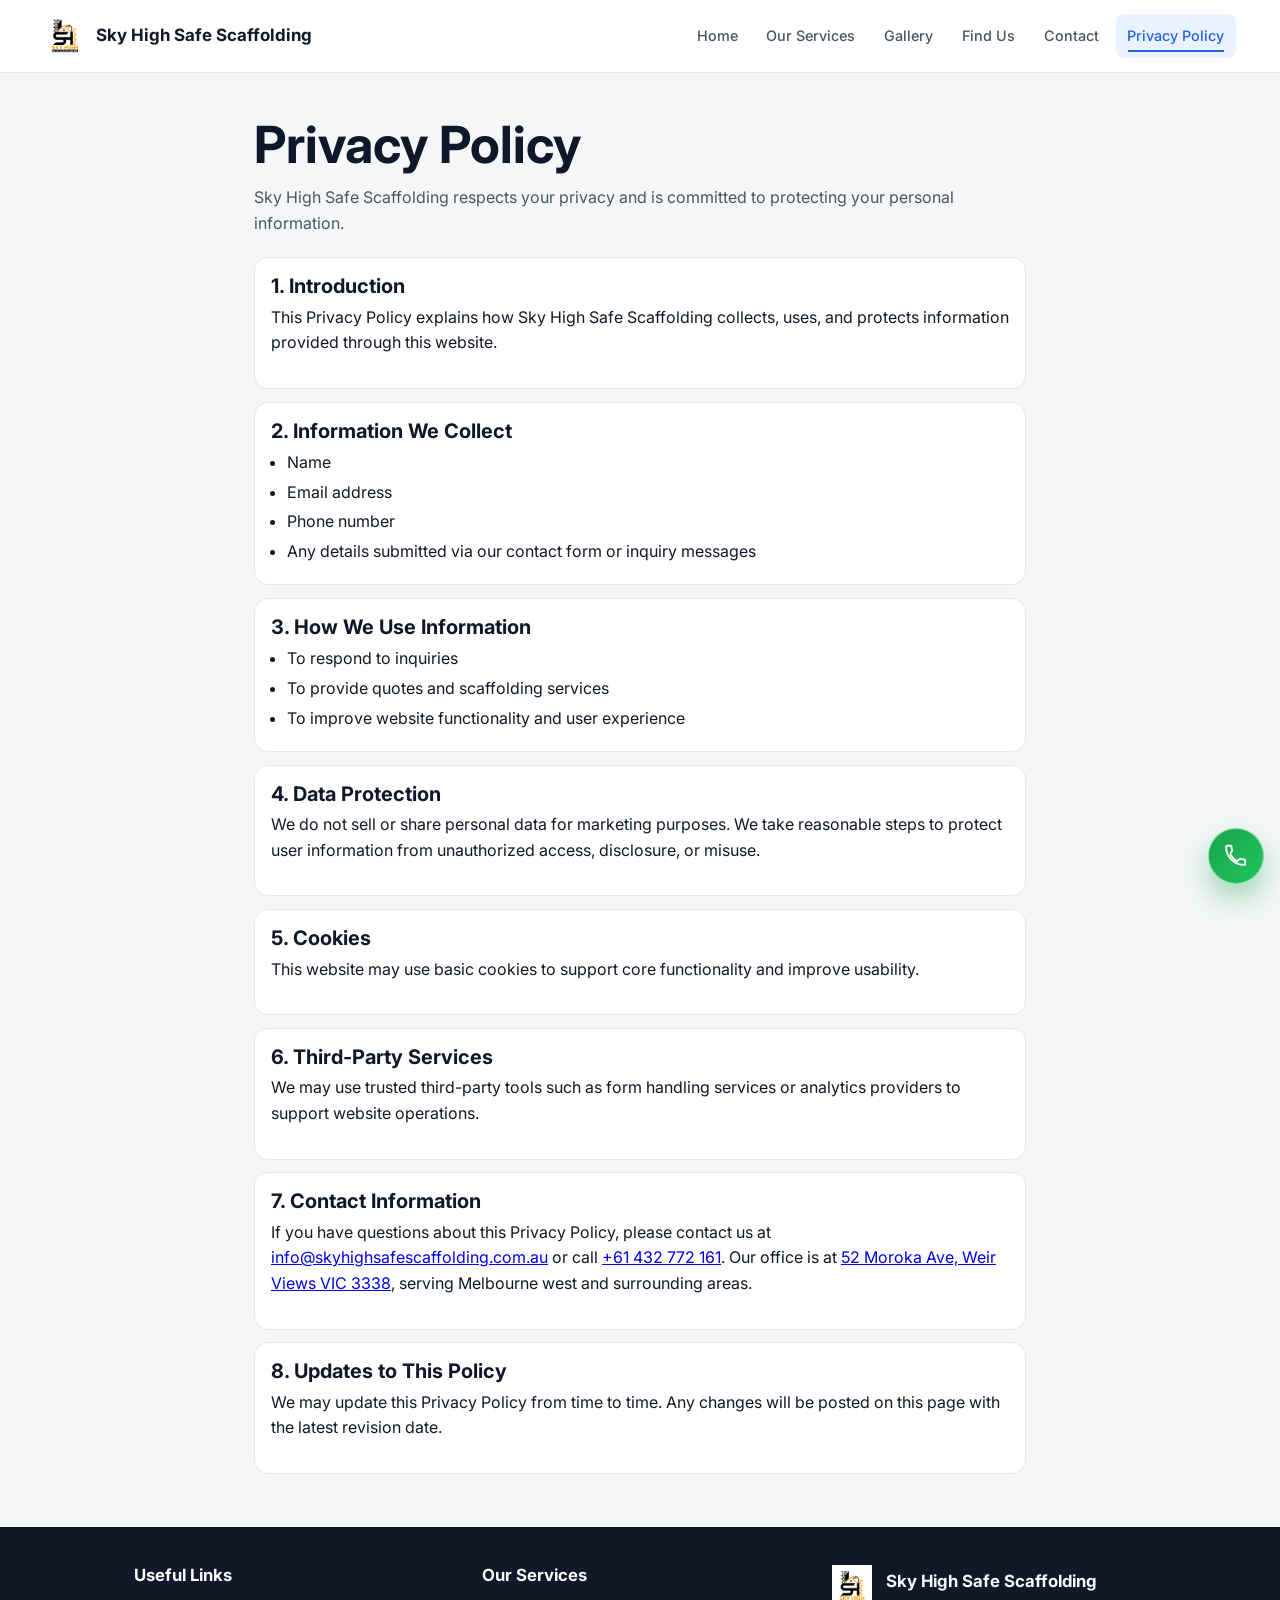
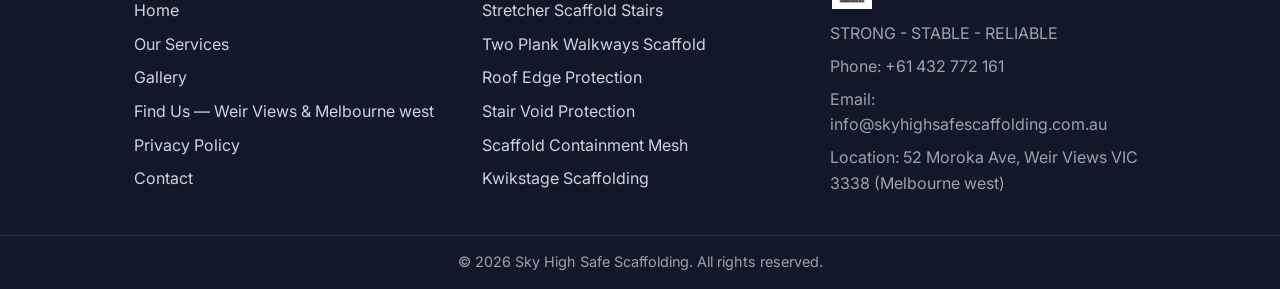
<file: privacy.html>
<!DOCTYPE html>
<html lang="en">
  <head>
    <meta charset="UTF-8" />
    <meta name="viewport" content="width=device-width, initial-scale=1.0" />
    <meta name="robots" content="index, follow" />
    <title>Privacy Policy | Sky High Safe Scaffolding Melbourne</title>
    <meta
      name="description"
      content="How Sky High Safe Scaffolding collects and protects personal data for scaffolding quotes in Weir Views and Melbourne west, VIC. Phone +61 432 772 161."
    />
    <link rel="canonical" href="https://skyhighsafescaffolding.com.au/privacy.html" />
    <link rel="alternate" hreflang="en-AU" href="https://skyhighsafescaffolding.com.au/privacy.html" />
    <link rel="icon" type="image/png" href="/assets/images/image.png" />
    <meta property="og:locale" content="en_AU" />
    <meta property="og:type" content="website" />
    <meta property="og:title" content="Privacy Policy | Sky High Safe Scaffolding Melbourne" />
    <meta
      property="og:description"
      content="How Sky High Safe Scaffolding collects and protects personal data for scaffolding quotes in Weir Views and Melbourne west, VIC. Phone +61 432 772 161."
    />
    <meta property="og:url" content="https://skyhighsafescaffolding.com.au/privacy.html" />
    <meta
      property="og:image"
      content="https://skyhighsafescaffolding.com.au/assets/images/image.png"
    />
    <meta property="og:image:alt" content="Sky High Safe Scaffolding company logo" />
    <meta name="twitter:card" content="summary_large_image" />
    <meta name="twitter:title" content="Privacy Policy | Sky High Safe Scaffolding Melbourne" />
    <meta
      name="twitter:description"
      content="How Sky High Safe Scaffolding collects and protects personal data for scaffolding quotes in Weir Views and Melbourne west, VIC. Phone +61 432 772 161."
    />
    <meta
      name="twitter:image"
      content="https://skyhighsafescaffolding.com.au/assets/images/image.png"
    />
    <link rel="preconnect" href="https://fonts.googleapis.com" />
    <link rel="preconnect" href="https://fonts.gstatic.com" crossorigin />
    <link
      href="https://fonts.googleapis.com/css2?family=Inter:wght@400;500;600;700;800&display=swap"
      rel="stylesheet"
    />
    <link rel="stylesheet" href="styles.css" />
    <script type="application/ld+json">
      {
        "@context": "https://schema.org",
        "@graph": [
          {
            "@type": ["LocalBusiness", "Organization"],
            "@id": "https://skyhighsafescaffolding.com.au/#business",
            "name": "Sky High Safe Scaffolding",
            "url": "https://skyhighsafescaffolding.com.au/",
            "logo": "https://skyhighsafescaffolding.com.au/assets/images/image.png",
            "telephone": "+61-432-772-161",
            "email": "info@skyhighsafescaffolding.com.au",
            "address": {
              "@type": "PostalAddress",
              "streetAddress": "52 Moroka Ave",
              "addressLocality": "Weir Views",
              "addressRegion": "VIC",
              "postalCode": "3338",
              "addressCountry": "AU"
            }
          },
          {
            "@type": "WebSite",
            "@id": "https://skyhighsafescaffolding.com.au/#website",
            "name": "Sky High Safe Scaffolding",
            "url": "https://skyhighsafescaffolding.com.au/",
            "publisher": { "@id": "https://skyhighsafescaffolding.com.au/#business" },
            "inLanguage": "en-AU"
          },
          {
            "@type": "WebPage",
            "@id": "https://skyhighsafescaffolding.com.au/privacy.html#webpage",
            "name": "Privacy Policy | Sky High Safe Scaffolding Melbourne",
            "url": "https://skyhighsafescaffolding.com.au/privacy.html",
            "isPartOf": { "@id": "https://skyhighsafescaffolding.com.au/#website" },
            "about": { "@id": "https://skyhighsafescaffolding.com.au/#business" }
          }
        ]
      }
    </script>
  </head>
  <body>
    <header class="site-header" id="top">
      <nav class="navbar container" aria-label="Main navigation">
        <a href="index.html#home" class="brand brand-lockup">
          <img
            class="brand-logo"
            src="assets/images/image.png"
            alt="Sky High Safe Scaffolding logo"
            width="46"
            height="46"
            decoding="async"
          />
          <span class="brand-text">Sky High Safe Scaffolding</span>
        </a>
        <button
          class="nav-toggle"
          type="button"
          aria-expanded="false"
          aria-controls="nav-list"
          aria-label="Toggle navigation menu"
        >
          <span></span>
          <span></span>
          <span></span>
        </button>
        <ul class="nav-list" id="nav-list">
          <li><a href="index.html#home" class="nav-link">Home</a></li>
          <li><a href="index.html#services" class="nav-link">Our Services</a></li>
          <li><a href="index.html#gallery" class="nav-link">Gallery</a></li>
          <li><a href="index.html#find-us" class="nav-link">Find Us</a></li>
          <li><a href="index.html#contact" class="nav-link">Contact</a></li>
          <li><a href="privacy.html" class="nav-link active">Privacy Policy</a></li>
        </ul>
      </nav>
    </header>

    <main class="privacy-page">
      <section class="container privacy-content">
        <h1>Privacy Policy</h1>
        <p class="privacy-intro">
          Sky High Safe Scaffolding respects your privacy and is committed to protecting your personal
          information.
        </p>

        <article class="policy-block">
          <h2>1. Introduction</h2>
          <p>
            This Privacy Policy explains how Sky High Safe Scaffolding collects, uses, and protects
            information provided through this website.
          </p>
        </article>

        <article class="policy-block">
          <h2>2. Information We Collect</h2>
          <ul>
            <li>Name</li>
            <li>Email address</li>
            <li>Phone number</li>
            <li>Any details submitted via our contact form or inquiry messages</li>
          </ul>
        </article>

        <article class="policy-block">
          <h2>3. How We Use Information</h2>
          <ul>
            <li>To respond to inquiries</li>
            <li>To provide quotes and scaffolding services</li>
            <li>To improve website functionality and user experience</li>
          </ul>
        </article>

        <article class="policy-block">
          <h2>4. Data Protection</h2>
          <p>
            We do not sell or share personal data for marketing purposes. We take reasonable steps
            to protect user information from unauthorized access, disclosure, or misuse.
          </p>
        </article>

        <article class="policy-block">
          <h2>5. Cookies</h2>
          <p>
            This website may use basic cookies to support core functionality and improve usability.
          </p>
        </article>

        <article class="policy-block">
          <h2>6. Third-Party Services</h2>
          <p>
            We may use trusted third-party tools such as form handling services or analytics
            providers to support website operations.
          </p>
        </article>

        <article class="policy-block">
          <h2>7. Contact Information</h2>
          <p>
            If you have questions about this Privacy Policy, please contact us at
            <a href="mailto:info@skyhighsafescaffolding.com.au">info@skyhighsafescaffolding.com.au</a>
            or call <a href="tel:+61432772161">+61 432 772 161</a>. Our office is at
            <a href="index.html#find-us">52 Moroka Ave, Weir Views VIC 3338</a>, serving Melbourne west
            and surrounding areas.
          </p>
        </article>

        <article class="policy-block">
          <h2>8. Updates to This Policy</h2>
          <p>
            We may update this Privacy Policy from time to time. Any changes will be posted on this
            page with the latest revision date.
          </p>
        </article>
      </section>
    </main>

    <footer class="site-footer">
      <div class="container footer-main">
        <div class="footer-column">
          <h3>Useful Links</h3>
          <ul class="footer-links">
            <li><a href="index.html#home">Home</a></li>
            <li><a href="index.html#services">Our Services</a></li>
            <li><a href="index.html#gallery">Gallery</a></li>
            <li><a href="index.html#find-us">Find Us — Weir Views &amp; Melbourne west</a></li>
            <li><a href="privacy.html">Privacy Policy</a></li>
            <li><a href="index.html#contact">Contact</a></li>
          </ul>
        </div>

        <div class="footer-column">
          <h3>Our Services</h3>
          <ul class="footer-links">
            <li><a href="index.html#service-stretcher-stairs">Stretcher Scaffold Stairs</a></li>
            <li><a href="index.html#service-two-plank-walkways">Two Plank Walkways Scaffold</a></li>
            <li><a href="index.html#service-roof-edge-protection">Roof Edge Protection</a></li>
            <li><a href="index.html#service-stair-void-protection">Stair Void Protection</a></li>
            <li><a href="index.html#service-containment-mesh">Scaffold Containment Mesh</a></li>
            <li><a href="index.html#service-kwikstage">Kwikstage Scaffolding</a></li>
          </ul>
        </div>

        <div class="footer-column footer-company">
          <div class="footer-brand-lockup">
            <img
              class="footer-logo"
              src="assets/images/image.png"
              alt="Sky High Safe Scaffolding logo"
              width="44"
              height="44"
              decoding="async"
              loading="lazy"
            />
            <h3>Sky High Safe Scaffolding</h3>
          </div>
          <p>STRONG - STABLE - RELIABLE</p>
          <p>Phone: +61 432 772 161</p>
          <p>Email: info@skyhighsafescaffolding.com.au</p>
          <p>Location: 52 Moroka Ave, Weir Views VIC 3338 (Melbourne west)</p>
        </div>
      </div>
      <div class="footer-bottom">
        <div class="container">
          <p>&copy; 2026 Sky High Safe Scaffolding. All rights reserved.</p>
        </div>
      </div>
    </footer>

    <a class="call-fab" href="tel:+61432772161" aria-label="Call Sky High Safe Scaffolding now">
      <svg class="call-fab-icon" viewBox="0 0 24 24" fill="none" aria-hidden="true">
        <path
          d="M6.6 10.8A15.2 15.2 0 0 0 13.2 17.4L15.4 15.2C15.7 14.9 16.1 14.8 16.5 14.9C17.7 15.3 19 15.5 20.3 15.5C20.8 15.5 21.2 15.9 21.2 16.4V20C21.2 20.5 20.8 20.9 20.3 20.9C10.2 20.9 2.1 12.8 2.1 2.7C2.1 2.2 2.5 1.8 3 1.8H6.6C7.1 1.8 7.5 2.2 7.5 2.7C7.5 4 7.7 5.3 8.1 6.5C8.2 6.9 8.1 7.3 7.8 7.6L6.6 8.8"
        />
      </svg>
    </a>

    <script src="script.js" defer></script>
  </body>
</html>
</file>
<file: styles.css>
:root {
  --bg: #f4f6f8;
  --surface: #ffffff;
  --text: #111827;
  --muted: #4b5563;
  --line: #e5e7eb;
  --primary: #2563eb;
  --primary-soft: #dbeafe;
  --header-height: 72px;
  --radius: 16px;
  --shadow: 0 10px 30px rgba(2, 6, 23, 0.08);
  --accent: #f97316;
}

*,
*::before,
*::after {
  box-sizing: border-box;
}

html {
  scroll-behavior: smooth;
  overflow-x: hidden;
}

body {
  margin: 0;
  font-family: "Inter", system-ui, -apple-system, Segoe UI, Roboto, sans-serif;
  background: var(--bg);
  color: var(--text);
  line-height: 1.6;
  overflow-x: hidden;
  overflow-wrap: anywhere;
}

img {
  max-width: 100%;
  height: auto;
}

.service-image-wrap img,
.gallery-item img {
  max-width: none;
  width: 100%;
  height: 100%;
}

body.menu-open,
body.lightbox-open {
  overflow: hidden;
}

.container {
  width: 100%;
  max-width: 1100px;
  margin-inline: auto;
  padding-inline: clamp(0.85rem, 4.5vw, 2.25rem);
  box-sizing: border-box;
  min-width: 0;
}

.site-header {
  position: fixed;
  top: 0;
  left: 0;
  width: 100%;
  max-width: 100%;
  z-index: 1000;
  background: #ffffff;
  border-bottom: 1px solid var(--line);
}

.navbar {
  height: var(--header-height);
  display: flex;
  align-items: center;
  justify-content: space-between;
  gap: clamp(0.5rem, 2vw, 1rem);
  width: 100%;
  max-width: 100%;
  min-width: 0;
}

.brand {
  text-decoration: none;
  color: var(--text);
  font-weight: 700;
  font-size: clamp(0.78rem, 0.32rem + 1.5vw, 1.06rem);
}

.brand-lockup {
  display: inline-flex;
  align-items: center;
  gap: 0.65rem;
  min-width: 0;
  flex: 1 1 auto;
}

.brand-logo {
  height: 46px;
  width: auto;
  max-width: 52px;
  object-fit: contain;
  flex-shrink: 0;
  display: block;
}

.brand-text {
  font-weight: 700;
  line-height: 1.15;
  min-width: 0;
}

.footer-brand-lockup {
  display: inline-flex;
  align-items: center;
  gap: 0.75rem;
  margin-bottom: 0.75rem;
}

.footer-brand-lockup h3 {
  margin: 0;
}

.footer-logo {
  width: 44px;
  height: 44px;
  object-fit: contain;
  flex-shrink: 0;
}

.nav-toggle {
  width: 44px;
  height: 44px;
  border: 1px solid var(--line);
  border-radius: 10px;
  background: var(--surface);
  display: grid;
  place-content: center;
  gap: 4px;
  cursor: pointer;
  transition: border-color 0.25s ease, background-color 0.25s ease;
}

.nav-toggle span {
  width: 18px;
  height: 2px;
  background: var(--text);
  display: block;
  transition: transform 0.28s ease, opacity 0.2s ease;
}

.nav-toggle.active {
  background: #f8fafc;
  border-color: #d1d5db;
}

.nav-toggle.active span:nth-child(1) {
  transform: translateY(6px) rotate(45deg);
}

.nav-toggle.active span:nth-child(2) {
  opacity: 0;
}

.nav-toggle.active span:nth-child(3) {
  transform: translateY(-6px) rotate(-45deg);
}

.nav-list {
  position: absolute;
  top: 100%;
  left: 0;
  right: 0;
  margin: 0;
  padding: 0.75rem 4%;
  list-style: none;
  display: flex;
  flex-direction: column;
  gap: 0.25rem;
  background: var(--surface);
  border-bottom: 1px solid var(--line);
  max-height: 0;
  opacity: 0;
  overflow: hidden;
  pointer-events: none;
  transition: max-height 0.35s ease, opacity 0.25s ease;
}

.nav-list.open {
  max-height: calc(100vh - var(--header-height));
  opacity: 1;
  pointer-events: auto;
  overflow-y: auto;
}

.nav-link {
  display: block;
  color: var(--muted);
  text-decoration: none;
  font-weight: 500;
  font-size: clamp(0.8rem, 0.28rem + 1.15vw, 0.95rem);
  border-radius: 8px;
  padding: 0.72rem clamp(0.55rem, 1.8vw, 0.85rem);
  position: relative;
  transition: color 0.25s ease, background-color 0.25s ease;
}

.nav-link::after {
  content: "";
  position: absolute;
  left: 0.75rem;
  right: 0.75rem;
  bottom: 0.38rem;
  height: 2px;
  background: var(--primary);
  transform: scaleX(0);
  transform-origin: center;
  transition: transform 0.3s ease;
}

.nav-link:hover {
  color: var(--text);
  background: #f8fafc;
}

.nav-link.active {
  color: var(--primary);
  background: color-mix(in srgb, var(--primary-soft) 60%, transparent);
}

.nav-link.active::after {
  transform: scaleX(1);
}

.section {
  width: 100%;
  box-sizing: border-box;
  min-height: 100vh;
  display: flex;
  align-items: center;
  padding: calc(var(--header-height) + 2rem) 0 2rem;
  border-bottom: 1px solid var(--line);
  background: var(--surface);
  scroll-margin-top: var(--header-height);
}

.subtle-reveal {
  opacity: 0;
  transform: translateY(24px);
  transition: opacity 0.45s ease, transform 0.45s ease;
}

.subtle-reveal.is-visible {
  opacity: 1;
  transform: translateY(0);
}

.hero {
  position: relative;
  isolation: isolate;
  width: 100%;
  box-sizing: border-box;
  padding: 0;
  border-bottom: 1px solid rgba(255, 255, 255, 0.16);
  overflow: hidden;
}

.hero-slider,
.hero-slide,
.hero-overlay {
  position: absolute;
  inset: 0;
}

.hero-slide {
  opacity: 0;
  transition: opacity 1.2s ease;
  background-size: cover;
  background-position: center;
  transform: scale(1);
}

.hero-slide:nth-child(1) {
  background-image: url("assets/images/1.jpeg");
}

.hero-slide:nth-child(2) {
  background-image: url("assets/images/2.jpeg");
}

.hero-slide:nth-child(3) {
  background-image: url("assets/images/3.jpeg");
}

.hero-slide:nth-child(4) {
  background-image: url("assets/images/4.jpeg");
}

.hero-slide:nth-child(5) {
  background-image: url("assets/images/5.jpeg");
}

.hero-slide:nth-child(6) {
  background-image: url("assets/images/6.jpeg");
}

.hero-slide:nth-child(7) {
  background-image: url("assets/images/7.jpeg");
}

.hero-slide:nth-child(8) {
  background-image: url("assets/images/8.jpeg");
}

.hero-slide:nth-child(9) {
  background-image: url("assets/images/9.jpeg");
}

.hero-slide:nth-child(10) {
  background-image: url("assets/images/10.jpeg");
}

.hero-slide:nth-child(11) {
  background-image: url("assets/images/11.jpeg");
}

.hero-slide:nth-child(12) {
  background-image: url("assets/images/12.jpeg");
}

.hero-slide:nth-child(13) {
  background-image: url("assets/images/13.jpeg");
}

.hero-slide:nth-child(14) {
  background-image: url("assets/images/14.jpeg");
}

.hero-slide.active {
  opacity: 1;
  animation: heroKenBurns 6s ease forwards;
}

@keyframes heroKenBurns {
  from {
    transform: scale(1);
  }
  to {
    transform: scale(1.1);
  }
}

.hero-overlay {
  background: linear-gradient(120deg, rgba(5, 12, 25, 0.82), rgba(5, 12, 25, 0.58));
  z-index: 1;
}

.hero-content {
  position: relative;
  z-index: 2;
  width: 100%;
  max-width: min(980px, 100%);
  min-height: 100vh;
  padding: calc(var(--header-height) + 2.5rem) 0 2.5rem;
  box-sizing: border-box;
  display: flex;
  flex-direction: column;
  align-items: center;
  justify-content: center;
  text-align: center;
  gap: 0.75rem;
  color: #fff;
}

.hero-kicker {
  margin: 0;
  font-size: 0.85rem;
  letter-spacing: 0.14em;
  text-transform: uppercase;
  font-weight: 700;
  color: #cbd5e1;
}

.hero-title {
  margin: 0;
  max-width: 100%;
  color: #fff;
  font-size: clamp(2.35rem, 11vw, 5rem);
  letter-spacing: 0.03em;
  font-weight: 800;
  text-shadow: 0 10px 32px rgba(0, 0, 0, 0.45);
}

.hero-subtitle {
  margin: 0;
  font-size: clamp(1rem, 4.1vw, 1.45rem);
  font-weight: 600;
  letter-spacing: 0.13em;
  color: #e2e8f0;
}

.hero-actions {
  margin-top: 0.85rem;
  display: flex;
  flex-direction: column;
  gap: 0.75rem;
  width: min(100%, 420px);
}

.hero-btn {
  margin-top: 0;
  min-width: 180px;
  transition: transform 0.3s ease, box-shadow 0.3s ease, background-color 0.3s ease,
    color 0.3s ease;
}

.hero-btn:hover {
  transform: translateY(-2px);
}

.hero-btn-primary {
  background: var(--accent);
  box-shadow: 0 12px 26px rgba(249, 115, 22, 0.3);
}

.hero-btn-primary:hover {
  background: #fb923c;
}

.hero-btn-secondary {
  background: transparent;
  border: 1px solid rgba(255, 255, 255, 0.65);
  color: #fff;
}

.hero-btn-secondary:hover {
  background: rgba(255, 255, 255, 0.12);
  box-shadow: 0 10px 24px rgba(15, 23, 42, 0.28);
}

.hero-highlights {
  margin-top: 1rem;
  width: 100%;
  display: grid;
  gap: 0.75rem;
}

.highlight {
  background: rgba(15, 23, 42, 0.45);
  border: 1px solid rgba(255, 255, 255, 0.16);
  border-radius: 14px;
  padding: 0.85rem 1rem;
  display: flex;
  align-items: center;
  justify-content: center;
  gap: 0.5rem;
  box-shadow: 0 12px 26px rgba(0, 0, 0, 0.2);
}

.highlight-icon {
  font-size: 1rem;
}

.highlight p {
  margin: 0;
  font-size: 0.95rem;
  font-weight: 600;
}

.reveal-item {
  opacity: 0;
  transform: translateY(16px);
  animation: heroFadeIn 0.75s ease forwards;
}

.delay-1 {
  animation-delay: 0.1s;
}

.delay-2 {
  animation-delay: 0.25s;
}

.delay-3 {
  animation-delay: 0.4s;
}

.delay-4 {
  animation-delay: 0.55s;
}

.delay-5 {
  animation-delay: 0.7s;
}

@keyframes heroFadeIn {
  to {
    opacity: 1;
    transform: translateY(0);
  }
}

.section-alt {
  background: #f8fafc;
}

.services-section {
  background: var(--surface);
  padding-top: calc(var(--header-height) + 3rem);
  padding-bottom: 3rem;
}

.services-content {
  width: 100%;
  max-width: min(1240px, 100%);
}

.services-grid {
  margin-top: 1.4rem;
  display: grid;
  grid-template-columns: 1fr;
  gap: 1.2rem;
}

.services-grid > *,
.gallery-grid > * {
  min-width: 0;
}

.service-card {
  background: #fff;
  border: 1px solid #e7ebf0;
  border-radius: 18px;
  overflow: hidden;
  box-shadow: 0 8px 24px rgba(15, 23, 42, 0.08);
  display: flex;
  flex-direction: column;
  height: 100%;
  transition: transform 0.3s ease, box-shadow 0.3s ease;
  opacity: 0;
  transform: translateY(22px);
  scroll-margin-top: calc(var(--header-height) + 1rem);
}

.service-card.in-view {
  opacity: 1;
  transform: translateY(0);
}

.service-card:hover {
  transform: translateY(-6px);
  box-shadow: 0 16px 34px rgba(15, 23, 42, 0.14);
}

.service-image-wrap {
  position: relative;
  aspect-ratio: 16 / 9;
  overflow: hidden;
}

.service-image-wrap img {
  width: 100%;
  height: 100%;
  object-fit: cover;
  display: block;
  transition: transform 0.35s ease;
}

.service-card:hover .service-image-wrap img {
  transform: scale(1.04);
}

.service-body {
  padding: 1.15rem 1.15rem 1.25rem;
  display: flex;
  flex-direction: column;
  gap: 0.65rem;
  flex: 1;
}

.service-icon {
  width: 38px;
  height: 38px;
  border-radius: 10px;
  display: inline-flex;
  align-items: center;
  justify-content: center;
  background: #eef4ff;
  color: #1e40af;
  border: 1px solid #dbe8ff;
}

.service-icon svg {
  width: 20px;
  height: 20px;
  stroke: currentColor;
  stroke-width: 1.8;
  stroke-linecap: round;
  stroke-linejoin: round;
}

.service-body h3 {
  margin: 0;
  font-size: 1.08rem;
}

.service-body p {
  margin: 0;
  color: #4b5563;
}

.find-us-section {
  padding-top: calc(var(--header-height) + 2.8rem);
  padding-bottom: 2.8rem;
}

.find-us-layout {
  width: 100%;
  display: grid;
  grid-template-columns: 1fr;
  gap: 1rem;
  margin-top: 1rem;
}

.find-us-content {
  width: 100%;
  max-width: min(1100px, 100%);
}

.find-us-map,
.find-us-info {
  border: 1px solid #e5e7eb;
  border-radius: 18px;
  background: #fff;
  box-shadow: 0 10px 28px rgba(2, 6, 23, 0.08);
}

.find-us-map {
  overflow: hidden;
  min-height: 340px;
}

.find-us-map iframe {
  width: 100%;
  max-width: 100%;
  height: 100%;
  min-height: 340px;
  border: 0;
  display: block;
}

.find-us-info {
  padding: 1.4rem;
}

.find-tagline {
  font-weight: 700;
  letter-spacing: 0.08em;
  color: #1f2937;
}

.find-contact-card {
  margin-top: 1rem;
  padding: 1rem;
  border: 1px solid #e6e9ee;
  border-radius: 14px;
  background: #f8fafc;
}

.find-item {
  display: flex;
  align-items: flex-start;
  gap: 0.55rem;
  margin: 0 0 0.7rem;
  color: #374151;
}

.find-item:last-child {
  margin-bottom: 0;
}

.find-icon {
  line-height: 1.2;
}

.find-item a {
  color: #1f2937;
  text-decoration: none;
  transition: color 0.25s ease;
}

.find-item a:hover {
  color: var(--accent);
}

.find-social {
  margin-top: 1rem;
  display: flex;
  align-items: center;
  gap: 0.65rem;
}

.social-link {
  width: 40px;
  height: 40px;
  display: inline-flex;
  align-items: center;
  justify-content: center;
  border: 1px solid #d1d5db;
  border-radius: 10px;
  color: #374151;
  text-decoration: none;
  transition: transform 0.25s ease, color 0.25s ease, border-color 0.25s ease,
    background-color 0.25s ease;
}

.social-link:hover {
  transform: translateY(-2px) scale(1.02);
  color: var(--accent);
  border-color: color-mix(in srgb, var(--accent) 60%, #d1d5db);
  background: #fff7ed;
}

.social-link svg {
  width: 20px;
  height: 20px;
  stroke: currentColor;
  stroke-width: 1.7;
  stroke-linecap: round;
  stroke-linejoin: round;
}

.find-reveal {
  opacity: 0;
  transition: transform 0.6s ease, opacity 0.6s ease;
}

.find-reveal.from-left {
  transform: translateX(-28px);
}

.find-reveal.from-right {
  transform: translateX(28px);
}

.find-reveal.is-visible {
  opacity: 1;
  transform: translateX(0);
}

.gallery-section {
  padding-top: calc(var(--header-height) + 2.6rem);
  padding-bottom: 2.8rem;
  background: #f8fafc;
}

.gallery-content {
  width: 100%;
  max-width: min(1180px, 100%);
}

.gallery-grid {
  margin-top: 1.2rem;
  display: grid;
  grid-template-columns: repeat(2, minmax(0, 1fr));
  gap: 0.8rem;
}

.gallery-item {
  position: relative;
  border: 0;
  margin: 0;
  padding: 0;
  border-radius: 12px;
  overflow: hidden;
  cursor: pointer;
  background: #fff;
  box-shadow: 0 8px 20px rgba(15, 23, 42, 0.1);
  aspect-ratio: 4 / 3;
  transition: transform 0.35s ease, box-shadow 0.35s ease;
}

.gallery-item::after {
  content: "";
  position: absolute;
  inset: 0;
  background: rgba(2, 6, 23, 0);
  transition: background-color 0.35s ease;
}

.gallery-item:hover {
  transform: translateY(-3px);
  box-shadow: 0 14px 28px rgba(15, 23, 42, 0.18);
}

.gallery-item:hover::after {
  background: rgba(2, 6, 23, 0.14);
}

.gallery-item img {
  width: 100%;
  height: 100%;
  object-fit: cover;
  display: block;
  transition: transform 0.4s ease;
}

.gallery-item:hover img {
  transform: scale(1.05);
}

.gallery-lightbox {
  position: fixed;
  inset: 0;
  z-index: 3000;
  display: grid;
  grid-template-columns: auto minmax(0, 1fr) auto;
  align-items: center;
  gap: 0.6rem;
  padding: 1rem;
  box-sizing: border-box;
  width: 100%;
  max-width: 100%;
  background: rgba(2, 6, 23, 0.88);
  opacity: 0;
  visibility: hidden;
  pointer-events: none;
  transition: opacity 0.3s ease, visibility 0.3s ease;
}

.gallery-lightbox.open {
  opacity: 1;
  visibility: visible;
  pointer-events: auto;
}

.lightbox-content {
  margin: 0;
  width: 100%;
  max-width: min(1000px, 100%);
  justify-self: center;
  min-width: 0;
}

.lightbox-content img {
  width: 100%;
  max-height: 86vh;
  object-fit: contain;
  border-radius: 12px;
}

.lightbox-nav,
.lightbox-close {
  border: 1px solid rgba(255, 255, 255, 0.35);
  color: #fff;
  background: rgba(255, 255, 255, 0.08);
  border-radius: 10px;
  cursor: pointer;
  transition: background-color 0.25s ease, transform 0.25s ease;
}

.lightbox-nav {
  width: 44px;
  height: 44px;
  font-size: 1.25rem;
}

.lightbox-close {
  position: absolute;
  top: 1rem;
  right: 1rem;
  width: 42px;
  height: 42px;
  font-size: 1.5rem;
  line-height: 1;
}

.lightbox-nav:hover,
.lightbox-close:hover {
  background: rgba(255, 255, 255, 0.18);
  transform: translateY(-1px);
}

.section-content {
  width: 100%;
  max-width: min(860px, 100%);
  min-width: 0;
  margin-inline: auto;
}

.hero-content.section-content {
  max-width: min(980px, 100%);
}

.services-content.section-content {
  max-width: min(1240px, 100%);
}

.gallery-content.section-content {
  max-width: min(1180px, 100%);
}

.find-us-content.section-content {
  max-width: min(1100px, 100%);
}

.eyebrow {
  margin: 0;
  font-size: 0.85rem;
  text-transform: uppercase;
  letter-spacing: 0.08em;
  color: var(--primary);
  font-weight: 700;
}

h1,
h2,
h3 {
  margin-top: 0.6rem;
  margin-bottom: 0.8rem;
  line-height: 1.2;
  color: #0f172a;
}

h1 {
  font-size: clamp(2rem, 8vw, 3.2rem);
}

h2 {
  font-size: clamp(1.6rem, 5.5vw, 2.4rem);
}

h3 {
  font-size: 1.15rem;
}

p {
  margin-top: 0;
}

.lead {
  max-width: 65ch;
  color: var(--muted);
}

.card-grid {
  margin-top: 1.2rem;
  display: grid;
  gap: 1rem;
}

.card {
  background: var(--surface);
  border: 1px solid var(--line);
  border-radius: var(--radius);
  padding: 1.1rem;
  box-shadow: var(--shadow);
}

.button {
  display: inline-block;
  margin-top: 0.6rem;
  border: 0;
  border-radius: 12px;
  background: var(--primary);
  color: #fff;
  text-decoration: none;
  font-weight: 600;
  font-size: 0.95rem;
  min-height: 44px;
  padding: 0.72rem 1.1rem;
  cursor: pointer;
  transition: transform 0.35s ease, box-shadow 0.35s ease, filter 0.35s ease,
    background-color 0.35s ease, color 0.35s ease;
}

.button:hover {
  filter: brightness(1.04);
  transform: translateY(-2px);
  box-shadow: 0 10px 24px rgba(37, 99, 235, 0.22);
}

.button:active {
  transform: translateY(0);
  box-shadow: none;
}

.contact-form {
  margin-top: 1rem;
  display: grid;
  gap: 1rem;
  width: 100%;
  max-width: min(560px, 100%);
  min-width: 0;
}

.contact-form label {
  display: grid;
  gap: 0.35rem;
  font-weight: 500;
}

input,
textarea {
  width: 100%;
  border: 1px solid #d1d5db;
  border-radius: 10px;
  min-height: 44px;
  padding: 0.8rem 0.9rem;
  font: inherit;
  color: var(--text);
  background: #fff;
}

textarea {
  resize: vertical;
}

.site-footer {
  width: 100%;
  overflow-x: clip;
  background: #111827;
  color: #d1d5db;
}

.call-fab {
  position: fixed;
  right: 1rem;
  bottom: 1rem;
  z-index: 2200;
  width: 56px;
  height: 56px;
  display: inline-grid;
  place-items: center;
  border-radius: 50%;
  text-decoration: none;
  border: 1px solid rgba(255, 255, 255, 0.45);
  color: #fff;
  background: linear-gradient(135deg, #16a34a, #22c55e);
  box-shadow: 0 14px 28px rgba(22, 163, 74, 0.38);
  transition: transform 0.3s ease, box-shadow 0.3s ease, filter 0.3s ease;
}

.call-fab:hover {
  transform: translateY(-2px);
  box-shadow: 0 18px 36px rgba(22, 163, 74, 0.45);
  filter: brightness(1.04);
}

.call-fab:active {
  transform: translateY(0);
}

.call-fab-icon {
  width: 24px;
  height: 24px;
  stroke: currentColor;
  stroke-width: 1.9;
  stroke-linecap: round;
  stroke-linejoin: round;
}

.footer-main {
  display: grid;
  grid-template-columns: 1fr;
  gap: 1.5rem;
  padding: 2.4rem 0 2rem;
}

.footer-column h3 {
  margin: 0 0 0.8rem;
  color: #f8fafc;
  font-size: 1.05rem;
}

.footer-links {
  list-style: none;
  margin: 0;
  padding: 0;
  display: grid;
  gap: 0.5rem;
}

.footer-links a {
  color: #cbd5e1;
  text-decoration: none;
  transition: color 0.25s ease;
}

.footer-links a:hover {
  color: var(--accent);
}

.footer-company p {
  margin: 0 0 0.45rem;
  color: #9ca3af;
}

.footer-bottom {
  border-top: 1px solid rgba(255, 255, 255, 0.12);
}

.footer-bottom p {
  margin: 0;
  text-align: center;
  font-size: 0.9rem;
  color: #9ca3af;
  padding: 0.85rem 0 1rem;
}

.privacy-page {
  padding-top: calc(var(--header-height) + 2rem);
  padding-bottom: 2.5rem;
  min-height: 100vh;
}

.privacy-content {
  width: 100%;
  max-width: min(860px, 100%);
  min-width: 0;
  margin-inline: auto;
}

.privacy-content h1 {
  margin-bottom: 0.65rem;
}

.privacy-intro {
  color: var(--muted);
  margin-bottom: 1.3rem;
}

.policy-block {
  background: #fff;
  border: 1px solid #e5e7eb;
  border-radius: 14px;
  padding: 1rem;
  margin-bottom: 0.8rem;
}

.policy-block h2 {
  margin-top: 0;
  margin-bottom: 0.4rem;
  font-size: 1.25rem;
}

.policy-block ul {
  margin: 0.45rem 0 0;
  padding-left: 1rem;
}

.policy-block li {
  margin-bottom: 0.25rem;
}

@media (min-width: 1024px) {
  .brand-lockup {
    flex: 0 1 auto;
  }

  .nav-toggle {
    display: none;
  }

  .nav-list {
    position: static;
    display: flex;
    flex-direction: row;
    flex-wrap: nowrap;
    align-items: center;
    gap: clamp(0.15rem, 0.45vw, 0.45rem);
    opacity: 1;
    max-height: none;
    overflow: visible;
    pointer-events: auto;
    border: 0;
    background: transparent;
    padding: 0;
    transition: none;
    min-width: 0;
  }

  .nav-list li {
    flex-shrink: 0;
  }

  .nav-link {
    white-space: nowrap;
    font-size: clamp(0.8rem, 0.22rem + 0.85vw, 0.94rem);
    padding: 0.65rem clamp(0.4rem, 0.9vw, 0.75rem);
  }
}

@media (min-width: 768px) {
  .container {
    padding-inline: clamp(1.25rem, 5vw, 2.75rem);
  }

  .section {
    padding: calc(var(--header-height) + 2.5rem) 0 2.5rem;
  }

  .hero-content {
    padding: calc(var(--header-height) + 2rem) 0 2rem;
  }

  .hero-actions {
    width: auto;
    flex-direction: row;
    justify-content: center;
  }

  .hero-highlights {
    grid-template-columns: repeat(3, minmax(0, 1fr));
    gap: 1rem;
  }

  .highlight {
    justify-content: flex-start;
  }

  .card-grid {
    grid-template-columns: repeat(3, minmax(0, 1fr));
  }

  .services-grid {
    grid-template-columns: repeat(2, minmax(0, 1fr));
    gap: 1.25rem;
  }

  .gallery-grid {
    grid-template-columns: repeat(2, minmax(0, 1fr));
    gap: 0.95rem;
  }

  .find-us-layout {
    grid-template-columns: repeat(2, minmax(0, 1fr));
    gap: 1.5rem;
    align-items: stretch;
  }

  .find-us-map iframe {
    min-height: 100%;
  }

  .footer-main {
    grid-template-columns: repeat(2, minmax(0, 1fr));
    gap: 2rem;
  }
}

@media (max-width: 767px) {
  .section {
    min-height: auto;
    padding: calc(var(--header-height) + 1.35rem) 0 1.75rem;
  }

  .hero-content {
    min-height: 100vh;
    padding: calc(var(--header-height) + 1.4rem) 0 1.8rem;
  }

  .hero-title {
    font-size: clamp(1.9rem, 12vw, 2.8rem);
  }

  .hero-subtitle {
    font-size: clamp(0.93rem, 4.3vw, 1.1rem);
    letter-spacing: 0.09em;
  }

  .hero-btn {
    width: 100%;
    text-align: center;
  }

  .highlight {
    justify-content: flex-start;
  }

  .services-section,
  .find-us-section {
    padding-top: calc(var(--header-height) + 1.7rem);
    padding-bottom: 2rem;
  }

  .services-grid {
    gap: 1rem;
  }

  .service-body {
    padding: 1rem;
  }

  .find-us-layout {
    gap: 0.9rem;
  }

  .find-us-info {
    text-align: left;
    padding: 1rem;
  }

  .find-social {
    flex-wrap: wrap;
  }

  #contact .section-content {
    max-width: 100%;
  }

  .find-us-info {
    text-align: left;
  }

  .footer-main {
    text-align: center;
  }

  .footer-links {
    justify-items: center;
  }

  .call-fab {
    right: 0.8rem;
    bottom: 0.85rem;
    width: 52px;
    height: 52px;
  }
}

@media (max-width: 430px) {
  .brand-lockup {
    gap: 0.5rem;
  }

  .brand-logo {
    height: 40px;
    max-width: 46px;
  }

  .brand {
    font-size: clamp(0.74rem, 3.8vw, 0.88rem);
  }

  .brand-text {
    max-width: 13.5rem;
  }

  .nav-link::after {
    display: none;
  }

  h2 {
    font-size: clamp(1.35rem, 7vw, 1.8rem);
  }

  .lead {
    font-size: 0.96rem;
  }

  .contact-form label {
    font-size: 0.95rem;
  }

  .footer-main {
    gap: 1.25rem;
    padding: 2rem 0 1.7rem;
  }
}

@media (min-width: 1024px) {
  .services-grid {
    grid-template-columns: repeat(2, minmax(0, 1fr));
    gap: 1.35rem;
    justify-content: center;
  }

  .gallery-grid {
    grid-template-columns: repeat(3, minmax(0, 1fr));
    gap: 1rem;
  }

  .footer-main {
    grid-template-columns: 1fr 1fr 1fr;
  }
}

@media (prefers-reduced-motion: reduce) {
  *,
  *::before,
  *::after {
    animation: none !important;
    transition: none !important;
    scroll-behavior: auto !important;
  }

  .subtle-reveal,
  .find-reveal,
  .service-card,
  .gallery-lightbox,
  .gallery-item img {
    opacity: 1 !important;
    transform: none !important;
  }
}
</file>
